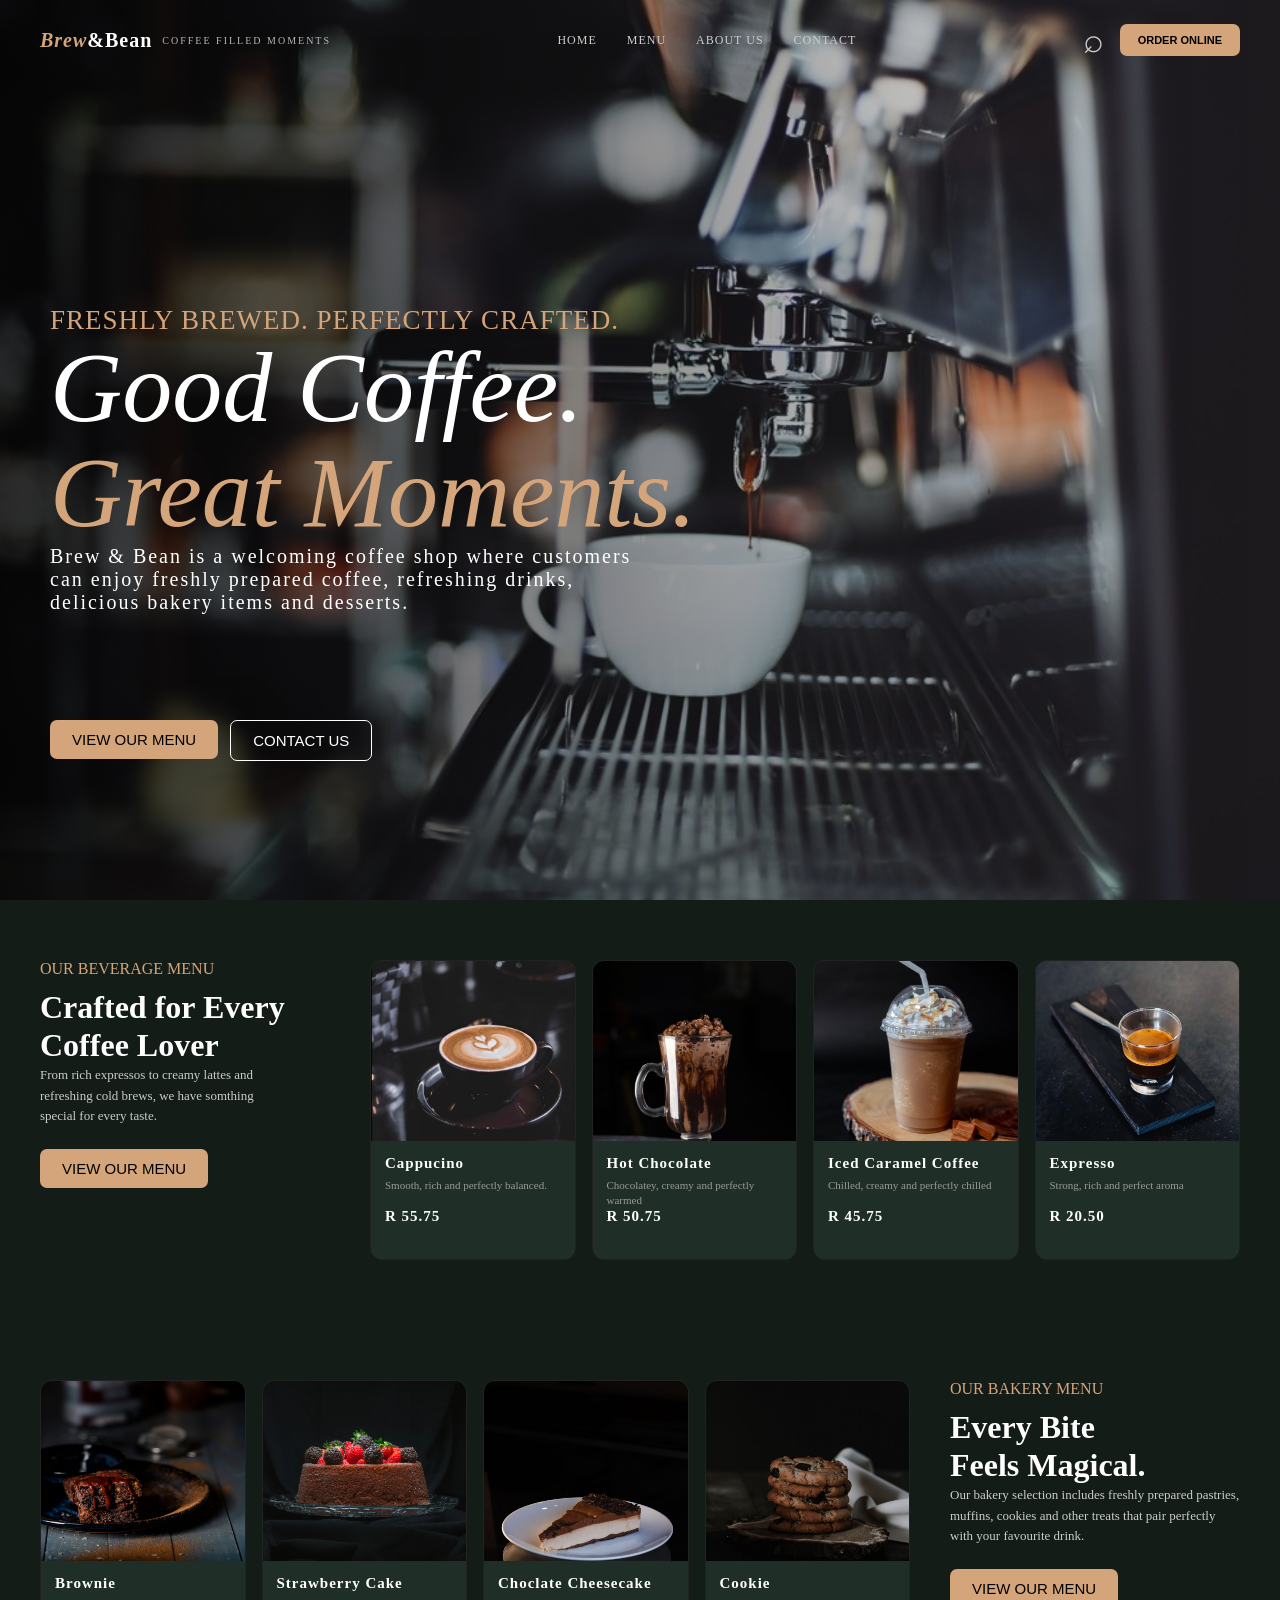
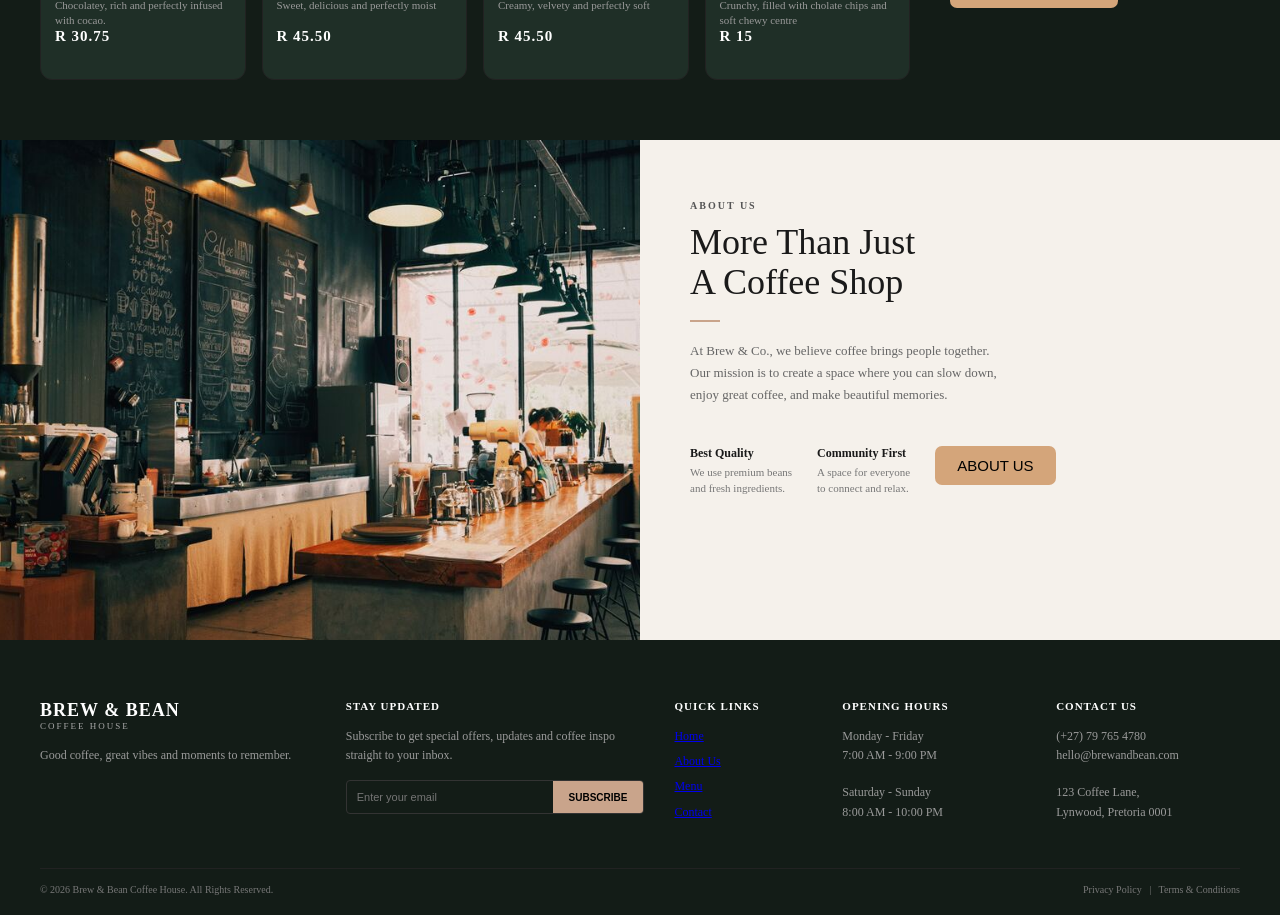
<file: index.html>
<!DOCTYPE html>
<html lang="en">

<head>
    <meta charset="UTF-8">
    <meta name="viewport" content="width=device-width, initial-scale=1.0">
    <link rel="stylesheet" href="css/style.css">

    <title>Brew & Bean | Home</title>
</head>

<body>

    <!-- Header containing the business name and slogan -->
    <header class="navbar">

        <div class="logo">
            <strong><em>Brew</em>&Bean</strong>
            <small>COFFEE FILLED MOMENTS</small>
        </div>
        
        <!-- Navigation menu connecting the website pages -->
        <nav class="navigation">
            <a  href="index.html">HOME</a>
            <a  href="menu.html">MENU</a>
            <a  href="about.html">ABOUT US</a>
            <a  href="contact.html">CONTACT</a>
        </nav>

        <div class="navigation_right_side">
            <button class="search_button"> ⌕</button>
            <button class="order_button">ORDER ONLINE</button>
        </div>
    </header>

    <!-- Main content of the homepage -->
    <main>

        <!-- Hero section -->
        <section class="hero">
            <img src="images/bakery/hero.jpg"
                                alt="Freshly prepared coffee at Brew and Bean">

            <div class="hero_text">
                <p class="top_of_slogan">FRESHLY BREWED. PERFECTLY CRAFTED.</p>
                <h2 class="slogan">Good Coffee.<br><em class="second_part">Great Moments.</em></h2>
                
                <p class="bottom_of_slogan">
                    Brew & Bean is a welcoming coffee shop where customers<br>
                    can enjoy freshly prepared coffee, refreshing drinks,<br>
                    delicious bakery items and desserts.
                </p>
            </div>

            <div class="hero_buttons">
                <a href="menu.html"><button class="menu_button">VIEW OUR MENU</button></a>
                <a href="contact.html"><button class="contact_button">CONTACT US</button></a>
            </div>
        </section>


        <!-- Coffee section -->
        <section class="menu_section">
            <div class="left_side_text">
                <p class="menu_eyebrow">OUR BEVERAGE MENU</p>

                <h2>
                    Crafted for Every<br>
                    Coffee Lover
                </h2>

                <p class="menu_desc">
                    From rich expressos to creamy lattes and<br>
                    refreshing cold brews, we have somthing<br>
                    special for every taste.
                </p>

                <a href="menu.html"><button class="menu_button">VIEW OUR MENU</button></a>
            </div>

            <div class="menu_grid">
                <div class="menu_card">
                    <img src="images/beverages/cappacino.jpg" alt="cappacino image">
                    <div class="card_info">
                        <h4 class="item_name">Cappucino</h4>
                        <p>Smooth, rich and perfectly balanced.</p>
                        <h4>R 55.75</h4>
                    </div>
                </div>

                <div class="menu_card">
                    <img src="images/beverages/hot_chocolate.jpg" alt="Chocolate image">
                    <div class="card_info">
                        <h4 class="item_name">Hot Chocolate</h4>
                        <p>Chocolatey, creamy and perfectly warmed</p>
                        <h4>R 50.75</h4>
                    </div>
                </div>

                <div class="menu_card">
                    <img src="images/beverages/iced_caramel_latte.jpg" alt="cold drink image">
                    <div class="card_info">
                        <h4 class="item_name">Iced Caramel Coffee</h4>
                        <p>Chilled, creamy and perfectly chilled</p>
                        <h4>R 45.75</h4>
                    </div>
                </div>

                <div class="menu_card">
                    <img src="images/beverages/espresso.jpg" alt="expressos image">
                    <div class="card_info">
                        <h4 class="item_name">Expresso</h4>
                        <p>Strong, rich and perfect aroma</p>
                        <h4>R 20.50</h4>
                    </div>
                </div>
            </div>

        </section>


        <!-- Bakery section -->
        <section class="bakery">
            <div class="left_side_text">
                <p class="menu_eyebrow">OUR BAKERY MENU</p>

                <h2>
                    Every Bite<br>
                    Feels Magical.
                </h2>
                
                <p class="menu_desc">
                    Our bakery selection includes freshly prepared pastries,
                    muffins, cookies and other treats that pair perfectly
                    with your favourite drink.
                </p>

                <a href="menu.html"><button class="menu_button">VIEW OUR MENU</button></a>
            </div>

            <div class="menu_grid">
                <div class="menu_card">
                    <img src="images/bakery/brownie.jpg" alt="Brownie image">
                    <div class="card_info">
                        <h4 class="item_name">Brownie</h4>
                        <p>Chocolatey, rich and perfectly infused with cocao.</p>
                        <h4>R 30.75</h4>
                    </div>
                </div>

                <div class="menu_card">
                    <img src="images/bakery/cake.jpg" alt="Strawberry Cake image">
                    <div class="card_info">
                        <h4 class="item_name">Strawberry Cake</h4>
                        <p>Sweet, delicious and perfectly moist</p>
                        <h4>R 45.50</h4>
                    </div>
                </div>

                <div class="menu_card">
                    <img src="images/bakery/cheesecake.jpg" alt="chocolate cheesecake image">
                    <div class="card_info">
                        <h4 class="item_name">Choclate Cheesecake</h4>
                        <p>Creamy, velvety and perfectly soft</p>
                        <h4>R 45.50</h4>
                    </div>
                </div>

                <div class="menu_card">
                    <img src="images/bakery/cookies.jpg" alt="cookie image">
                    <div class="card_info">
                        <h4 class="item_name">Cookie</h4>
                        <p>Crunchy, filled with cholate chips and soft chewy centre</p>
                        <h4>R 15</h4>
                    </div>
                </div>
        </section>


        <!-- About us -->
        <section class="about-section">
            <div class="about-image">
                <img src="images/about us_image.jpg" alt="Coffee shop interior">
            </div>

            <div class="about-content">
                <p class="eyebrow">ABOUT US</p>
                <h2>More Than Just<br>A Coffee Shop</h2>
                <div class="line"></div>
                <p class="about-desc">
                At Brew & Co., we believe coffee brings people together.<br>
                Our mission is to create a space where you can slow down,<br>
                enjoy great coffee, and make beautiful memories.
                </p>

                <div class="features">
                <div class="feature">
                    <div>
                    <h4>Best Quality</h4>
                    <p>We use premium beans<br>and fresh ingredients.</p>
                    </div>
                </div>

                <div class="feature">
                    <div>
                    <h4>Community First</h4>
                    <p>A space for everyone<br>to connect and relax.</p>
                    </div>
                </div>

                <div class="feature">
                    <div>
                        <a href="about.html"><button class="menu_button">ABOUT US</button></a>
                    </div>
                </div>
                </div>
            </div>
            </section>


            <footer class="footer">
                <div class="footer-top">
                    <div class="footer-col brand">
                    <h3>BREW & BEAN</h3>
                    <span class="sub">COFFEE HOUSE</span>
                    <p>Good coffee, great vibes and moments to remember.</p>
                    </div>

                    <div class="footer-col">
                    <h4>STAY UPDATED</h4>
                    <p>Subscribe to get special offers, updates and coffee inspo straight to your inbox.</p>
                    <div class="subscribe-box">
                        <input type="email" placeholder="Enter your email">
                        <button>SUBSCRIBE</button>
                    </div>
                    </div>

                    <div class="footer-col">
                    <h4>QUICK LINKS</h4>
                    <ul>
                        <li><a href="index.html">Home</a></li>
                        <li><a href="about.html">About Us</a></li>
                        <li><a href="menu.html">Menu</a></li>
                        <li><a href="contact.html">Contact</a></li>
                    </ul>
                    </div>

                    <div class="footer-col">
                    <h4>OPENING HOURS</h4>
                    <p>Monday - Friday<br>7:00 AM - 9:00 PM</p>
                    <br>
                    <p>Saturday - Sunday<br>8:00 AM - 10:00 PM</p>
                    </div>

                    <div class="footer-col">
                    <h4>CONTACT US</h4>
                    <p>(+27) 79 765 4780</p>
                    <p>hello@brewandbean.com</p>
                    <br>
                    <p>123 Coffee Lane,<br>Lynwood, Pretoria 0001</p>
                    </div>
                </div>

                <div class="footer-bottom">
                    <p>© 2026 Brew & Bean Coffee House. All Rights Reserved.</p>
                    <p>Privacy Policy &nbsp; | &nbsp; Terms & Conditions</p>
                </div>
            </footer>
    </body>
</html>
</file>
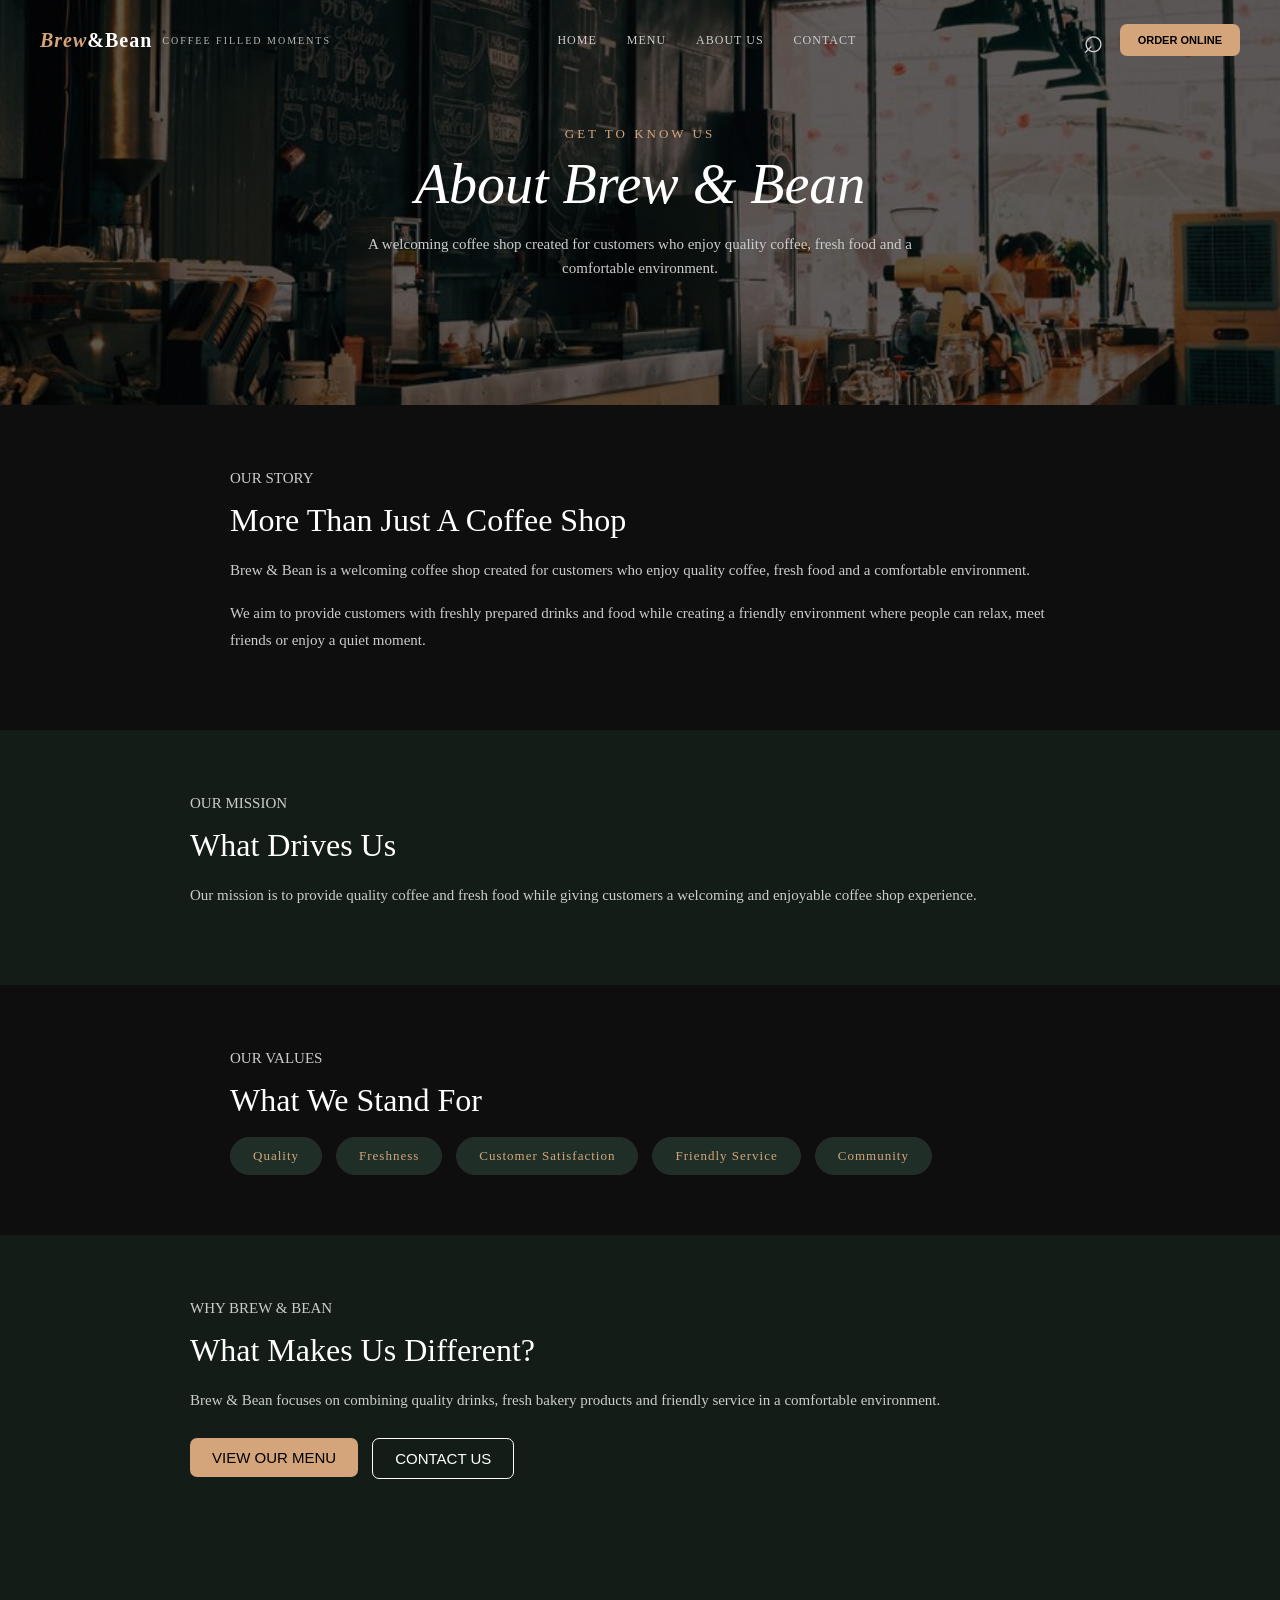
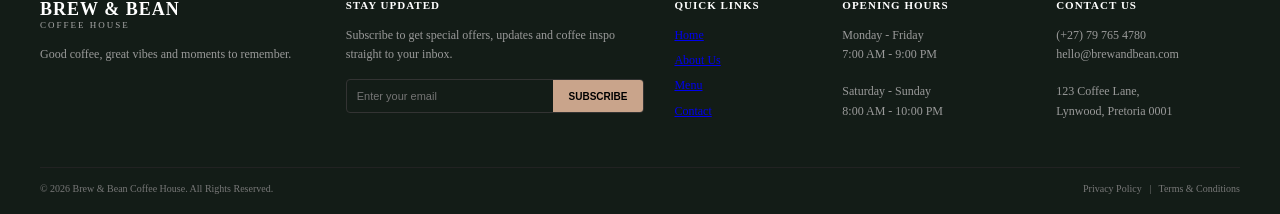
<file: about.html>
<!DOCTYPE html>
<html lang="en">

<head>
    <meta charset="UTF-8">
    <meta name="viewport" content="width=device-width, initial-scale=1.0">
    <link rel="stylesheet" href="css/style.css">

    <title>Brew & Bean | About Us</title>
</head>

<body>

    <!-- Header containing the business name and slogan -->
    <header class="navbar">

        <div class="logo">
            <strong><em>Brew</em>&Bean</strong>
            <small>COFFEE FILLED MOMENTS</small>
        </div>

        <!-- Navigation menu connecting the website pages -->
        <nav class="navigation">
            <a  href="index.html">HOME</a>
            <a  href="menu.html">MENU</a>
            <a  href="about.html">ABOUT US</a>
            <a  href="contact.html">CONTACT</a>
        </nav>

        <div class="navigation_right_side">
            <button class="search_button"> ⌕</button>
            <button class="order_button">ORDER ONLINE</button>
        </div>
    </header>

    <!-- Main content of the about page -->
    <main>

        <!-- Page banner (smaller hero used on interior pages) -->
        <section class="page_banner">
            <img src="images/about us_image.jpg" alt="Interior of Brew and Bean coffee shop">

            <div class="page_banner_text">
                <span class="menu_eyebrow">GET TO KNOW US</span>
                <h1>About Brew & Bean</h1>
                <p class="page_banner_desc">
                    A welcoming coffee shop created for customers who enjoy
                    quality coffee, fresh food and a comfortable environment.
                </p>
            </div>
        </section>


        <!-- Our story -->
        <section class="content_section">
            <p class="menu_eyebrow">OUR STORY</p>
            <h2>More Than Just A Coffee Shop</h2>

            <p>
                Brew & Bean is a welcoming coffee shop created for
                customers who enjoy quality coffee, fresh food and
                a comfortable environment.
            </p>

            <p>
                We aim to provide customers with freshly prepared
                drinks and food while creating a friendly environment
                where people can relax, meet friends or enjoy a
                quiet moment.
            </p>
        </section>


        <!-- Our mission -->
        <section class="content_section alt">
            <p class="menu_eyebrow">OUR MISSION</p>
            <h2>What Drives Us</h2>

            <p>
                Our mission is to provide quality coffee and fresh
                food while giving customers a welcoming and enjoyable
                coffee shop experience.
            </p>
        </section>


        <!-- Our values -->
        <section class="content_section">
            <p class="menu_eyebrow">OUR VALUES</p>
            <h2>What We Stand For</h2>

            <ul class="values_list">
                <li>Quality</li>
                <li>Freshness</li>
                <li>Customer Satisfaction</li>
                <li>Friendly Service</li>
                <li>Community</li>
            </ul>
        </section>


        <!-- What makes us different -->
        <section class="content_section alt">
            <p class="menu_eyebrow">WHY BREW & BEAN</p>
            <h2>What Makes Us Different?</h2>

            <p>
                Brew & Bean focuses on combining quality drinks,
                fresh bakery products and friendly service in a
                comfortable environment.
            </p>

            <div class="cta_buttons">
                <a href="menu.html"><button class="menu_button">VIEW OUR MENU</button></a>
                <a href="contact.html"><button class="contact_button">CONTACT US</button></a>
            </div>
        </section>

    </main>


    <!-- Footer -->
    <footer class="footer">
        <div class="footer-top">
            <div class="footer-col brand">
                <h3>BREW & BEAN</h3>
                <span class="sub">COFFEE HOUSE</span>
                <p>Good coffee, great vibes and moments to remember.</p>
            </div>

            <div class="footer-col">
                <h4>STAY UPDATED</h4>
                <p>Subscribe to get special offers, updates and coffee inspo straight to your inbox.</p>
                <div class="subscribe-box">
                    <input type="email" placeholder="Enter your email">
                    <button>SUBSCRIBE</button>
                </div>
            </div>

            <div class="footer-col">
                <h4>QUICK LINKS</h4>
                <ul>
                    <li><a href="index.html">Home</a></li>
                    <li><a href="about.html">About Us</a></li>
                    <li><a href="menu.html">Menu</a></li>
                    <li><a href="contact.html">Contact</a></li>
                </ul>
            </div>

            <div class="footer-col">
                <h4>OPENING HOURS</h4>
                <p>Monday - Friday<br>7:00 AM - 9:00 PM</p>
                <br>
                <p>Saturday - Sunday<br>8:00 AM - 10:00 PM</p>
            </div>

            <div class="footer-col">
                <h4>CONTACT US</h4>
                <p>(+27) 79 765 4780</p>
                <p>hello@brewandbean.com</p>
                <br>
                <p>123 Coffee Lane,<br>Lynwood, Pretoria 0001</p>
            </div>
        </div>

        <div class="footer-bottom">
            <p>© 2026 Brew & Bean Coffee House. All Rights Reserved.</p>
            <p>Privacy Policy &nbsp; | &nbsp; Terms & Conditions</p>
        </div>
    </footer>

</body>
</html>
</file>
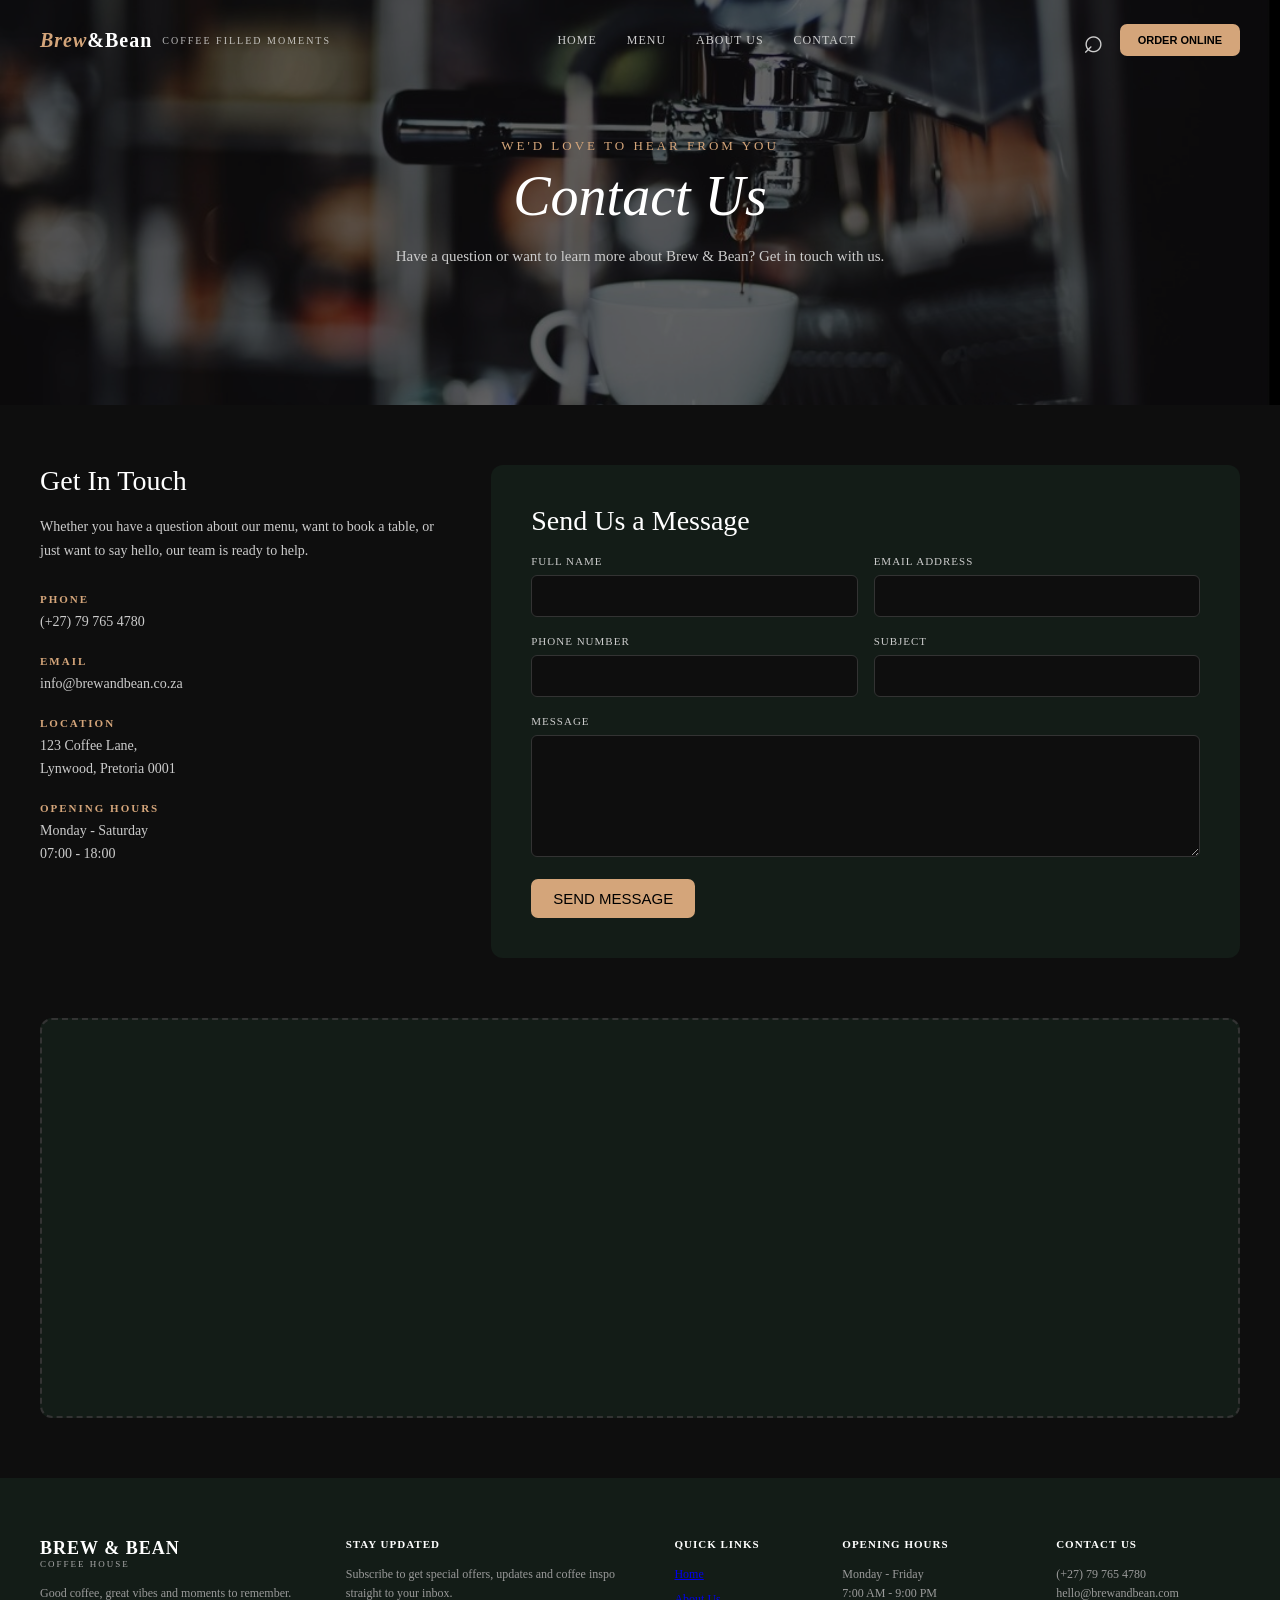
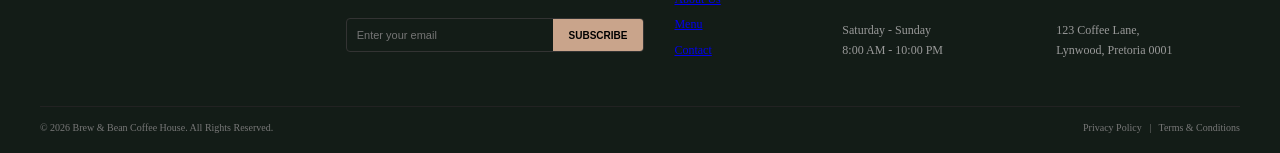
<file: contact.html>
<!DOCTYPE html>
<html lang="en">
    <head>
        <meta charset="UTF-8">
        <meta name="viewport" content="width=device-width, initial-scale=1.0">
        <link rel="stylesheet" href="css/style.css">
        <title>Brew & Bean | Contact</title>
    </head>
    <body>
        <!-- Header containing the business name and slogan -->
        <header class="navbar">

            <div class="logo">
                <strong><em>Brew</em>&Bean</strong>
                <small>COFFEE FILLED MOMENTS</small>
            </div>

            <!-- Navigation menu connecting the website pages -->
            <nav class="navigation">
                <a  href="index.html">HOME</a>
                <a  href="menu.html">MENU</a>
                <a  href="about.html">ABOUT US</a>
                <a  href="contact.html">CONTACT</a>
            </nav>

            <div class="navigation_right_side">
                <button class="search_button"> ⌕</button>
                <button class="order_button">ORDER ONLINE</button>
            </div>
        </header>

        <!-- Main content of the contact page -->
        <main>

            <!-- Page banner (smaller hero used on interior pages) -->
            <section class="page_banner">
                <img src="images/bakery/hero.jpg" alt="Freshly prepared coffee at Brew and Bean">

                <div class="page_banner_text">
                    <span class="menu_eyebrow">WE'D LOVE TO HEAR FROM YOU</span>
                    <h1>Contact Us</h1>
                    <p class="page_banner_desc">
                        Have a question or want to learn more about Brew & Bean?
                        Get in touch with us.
                    </p>
                </div>
            </section>


            <!-- Contact info + form -->
            <section class="contact_section">

                <div class="contact_info">
                    <h2>Get In Touch</h2>
                    <p>
                        Whether you have a question about our menu, want to book
                        a table, or just want to say hello, our team is ready to help.
                    </p>

                    <div class="info_item">
                        <h4>Phone</h4>
                        <a href="">(+27) 79 765 4780</a>
                    </div>

                    <div class="info_item">
                        <h4>Email</h4>
                        <a href="mailto:info@brewandbean.co.za">info@brewandbean.co.za</a>
                    </div>

                    <div class="info_item">
                        <h4>Location</h4>
                        <p>123 Coffee Lane,<br>Lynwood, Pretoria 0001</p>
                    </div>

                    <div class="info_item">
                        <h4>Opening Hours</h4>
                        <p>Monday - Saturday<br>07:00 - 18:00</p>
                    </div>
                </div>

                <div class="contact_form_wrap">
                    <h2>Send Us a Message</h2>

                    <form>

                        <div class="form_row">
                            <div class="form_group">
                                <label for="name">Full Name</label>
                                <input type="text" id="name" name="name">
                            </div>

                            <div class="form_group">
                                <label for="email">Email Address</label>
                                <input type="email" id="email" name="email">
                            </div>
                        </div>

                        <div class="form_row">
                            <div class="form_group">
                                <label for="phone">Phone Number</label>
                                <input type="tel" id="phone" name="phone">
                            </div>

                            <div class="form_group">
                                <label for="subject">Subject</label>
                                <input type="text" id="subject" name="subject">
                            </div>
                        </div>

                        <div class="form_row">
                            <div class="form_group">
                                <label for="message">Message</label>
                                <textarea id="message" name="message" rows="6"></textarea>
                            </div>
                        </div>

                        <button type="submit" class="menu_button">SEND MESSAGE</button>

                    </form>
                </div>

            </section>


            <!-- Map placeholder-->
            <section class="map_section">
                <div class="map_placeholder">
                    <iframe src="https://www.google.com/maps/embed?pb=!1m18!1m12!1m3!1d57484.36727002025!2d28.212764521679684!3d-25.778061899999997!2m3!1f0!2f0!3f0!3m2!1i1024!2i768!4f13.1!3m3!1m2!1s0x1e9561a327e6a2fb%3A0x23802c29aaf6d7e2!2sPlat%C5%8D%20Coffee%20-%20Lynnwood%20Glen!5e0!3m2!1sen!2sza!4v1789755545425!5m2!1sen!2sza" style="border:0;" allowfullscreen="" loading="lazy" referrerpolicy="strict-origin-when-cross-origin"></iframe>
                </div>
            </section>

        </main>


        <!-- Footer -->
        <footer class="footer">
            <div class="footer-top">
                <div class="footer-col brand">
                    <h3>BREW & BEAN</h3>
                    <span class="sub">COFFEE HOUSE</span>
                    <p>Good coffee, great vibes and moments to remember.</p>
                </div>

                <div class="footer-col">
                    <h4>STAY UPDATED</h4>
                    <p>Subscribe to get special offers, updates and coffee inspo straight to your inbox.</p>
                    <div class="subscribe-box">
                        <input type="email" placeholder="Enter your email">
                        <button>SUBSCRIBE</button>
                    </div>
                </div>

                <div class="footer-col">
                    <h4>QUICK LINKS</h4>
                    <ul>
                        <li><a href="index.html">Home</a></li>
                        <li><a href="about.html">About Us</a></li>
                        <li><a href="menu.html">Menu</a></li>
                        <li><a href="contact.html">Contact</a></li>
                    </ul>
                </div>

                <div class="footer-col">
                    <h4>OPENING HOURS</h4>
                    <p>Monday - Friday<br>7:00 AM - 9:00 PM</p>
                    <br>
                    <p>Saturday - Sunday<br>8:00 AM - 10:00 PM</p>
                </div>

                <div class="footer-col">
                    <h4>CONTACT US</h4>
                    <p>(+27) 79 765 4780</p>
                    <p>hello@brewandbean.com</p>
                    <br>
                    <p>123 Coffee Lane,<br>Lynwood, Pretoria 0001</p>
                </div>
            </div>

            <div class="footer-bottom">
                <p>© 2026 Brew & Bean Coffee House. All Rights Reserved.</p>
                <p>Privacy Policy &nbsp; | &nbsp; Terms & Conditions</p>
            </div>
        </footer>
    </body>
</html>
</file>
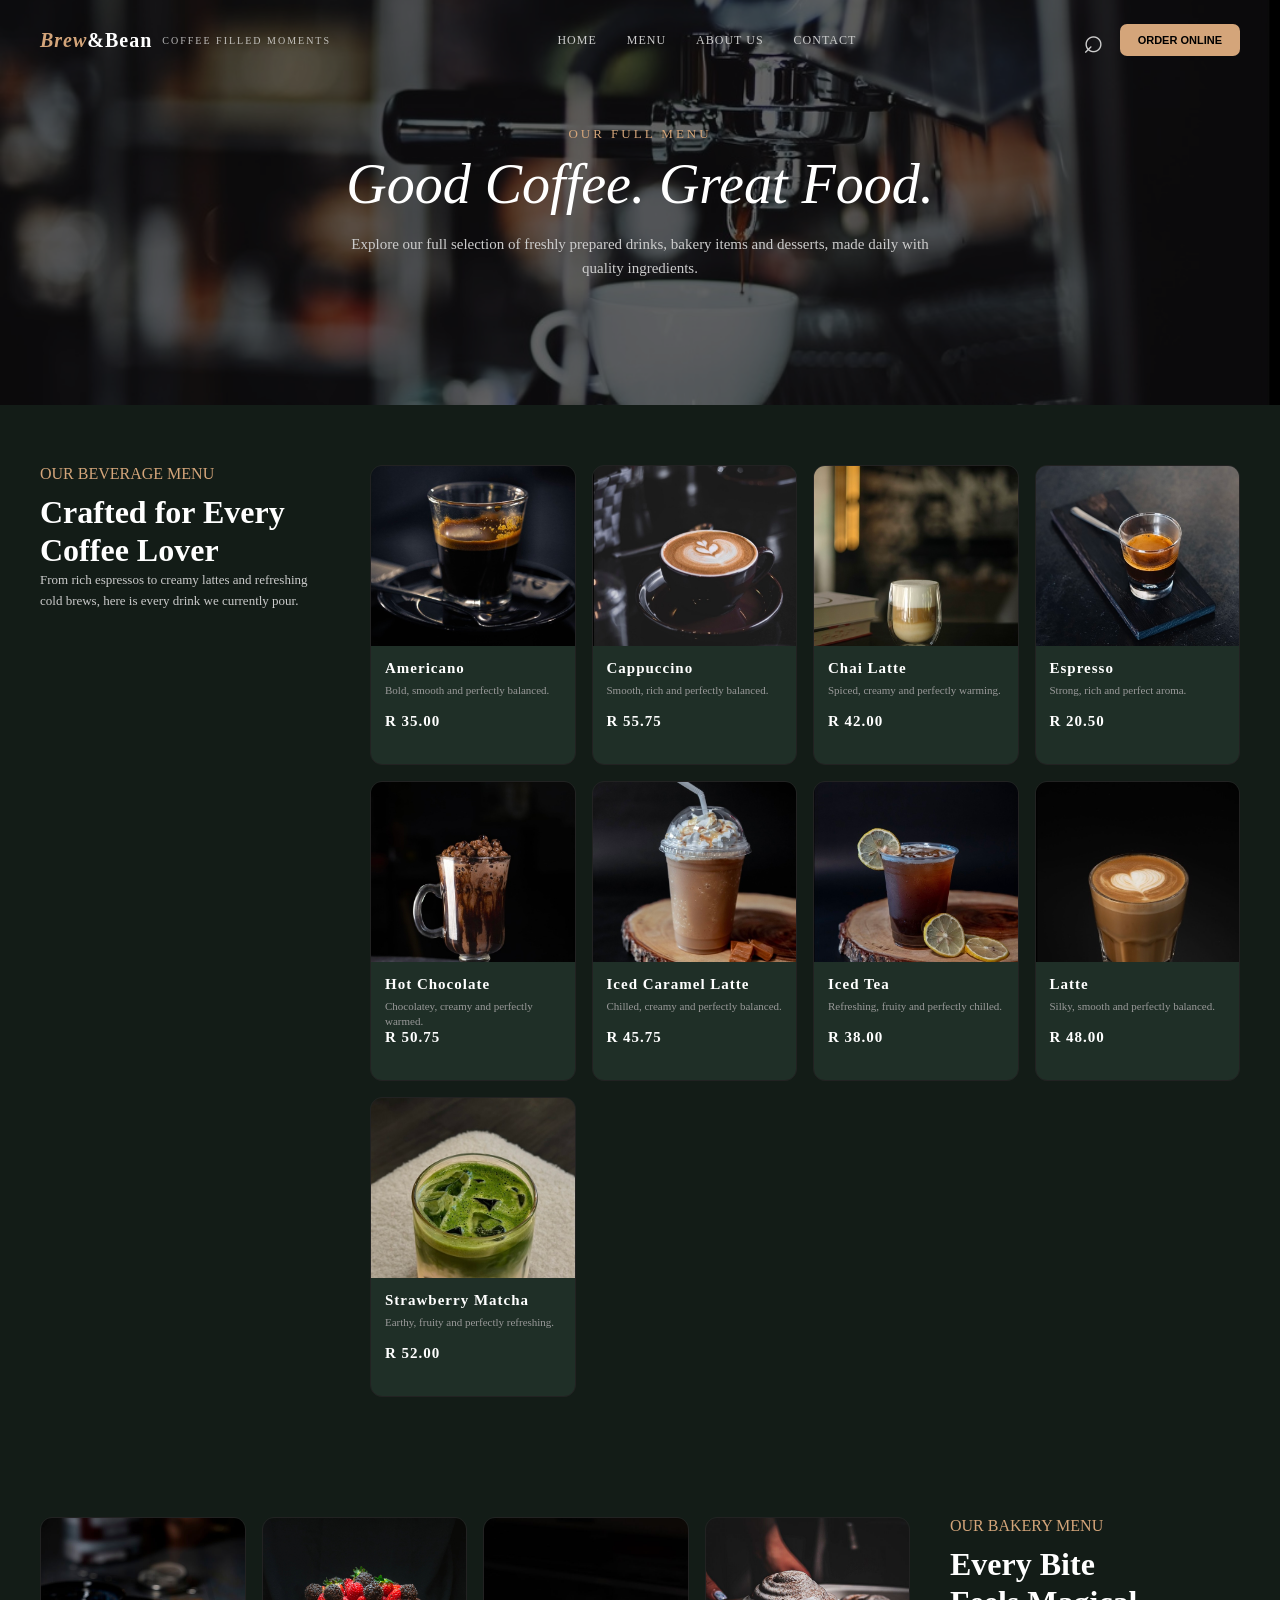
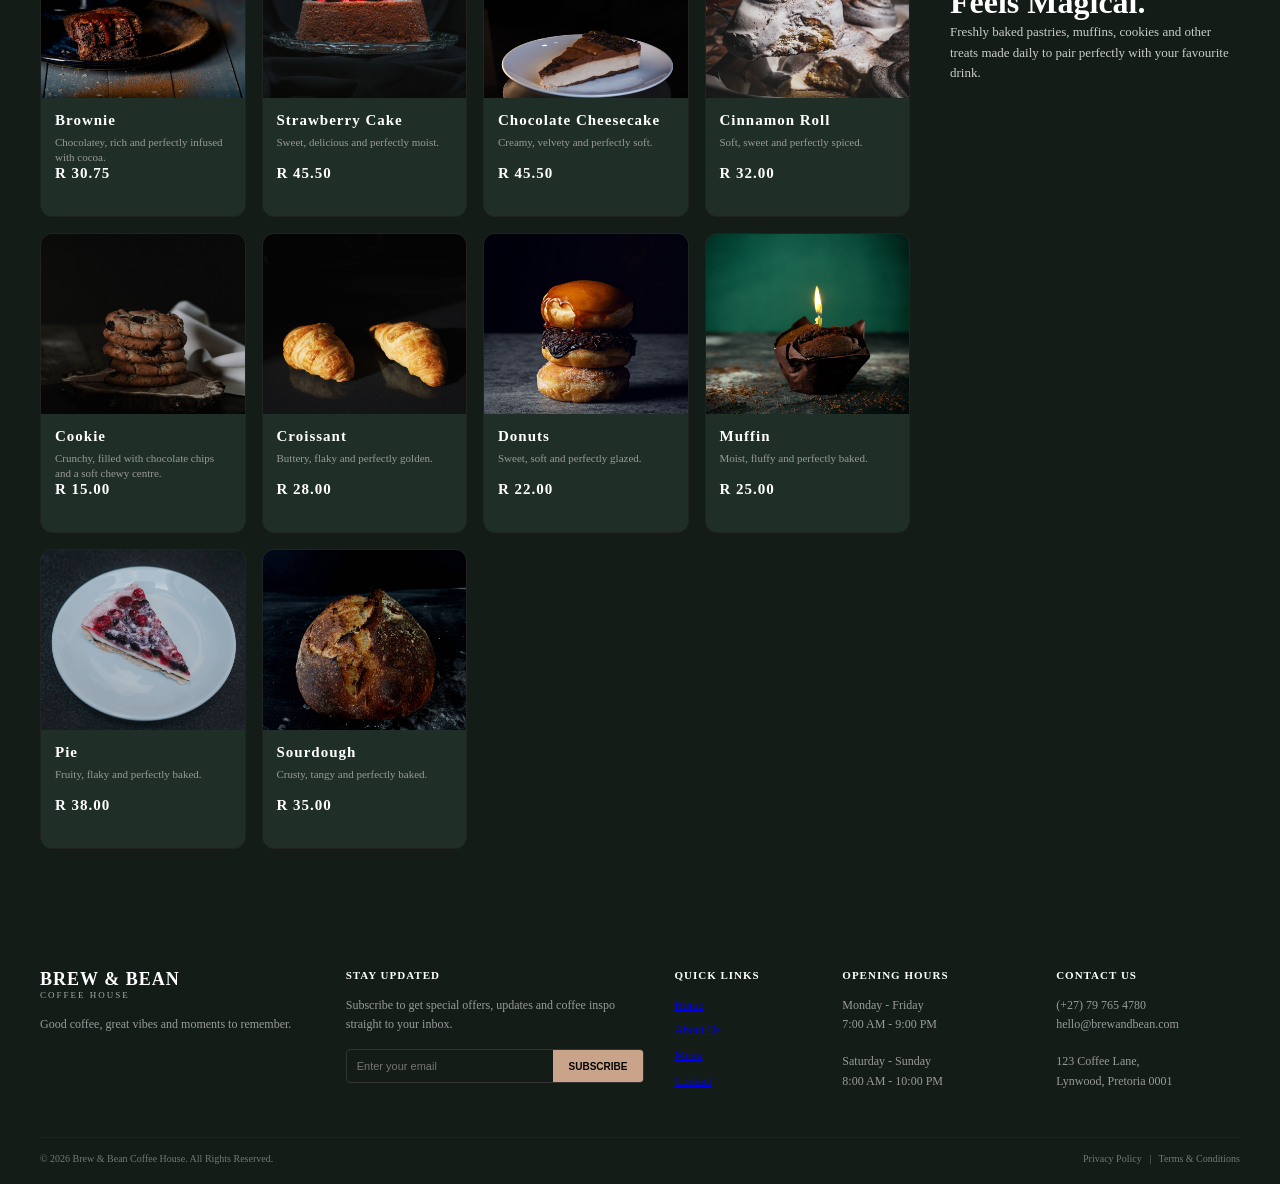
<file: menu.html>
<!DOCTYPE html>
<html lang="en">
 
<head>
    <meta charset="UTF-8">
    <meta name="viewport" content="width=device-width, initial-scale=1.0">
    <link rel="stylesheet" href="css/style.css">
 
    <title>Brew & Bean | Menu</title>
</head>
 
<body>
 
    <!-- Header containing the business name and slogan -->
    <header class="navbar">
 
        <div class="logo">
            <strong><em>Brew</em>&Bean</strong>
            <small>COFFEE FILLED MOMENTS</small>
        </div>
 
        <!-- Navigation menu connecting the website pages -->
        <nav class="navigation">
            <a href="index.html">HOME</a>
            <a href="menu.html">MENU</a>
            <a href="about.html">ABOUT US</a>
            <a href="contact.html">CONTACT</a>
        </nav>
 
        <div class="navigation_right_side">
            <button class="search_button"> ⌕</button>
            <button class="order_button">ORDER ONLINE</button>
        </div>
    </header>
 
    <main>
 
        <!-- Page banner -->
        <section class="page_banner">
            <img src="images/bakery/hero.jpg" alt="Freshly prepared coffee at Brew and Bean">
 
            <div class="page_banner_text">
                <p class="menu_eyebrow">OUR FULL MENU</p>
                <h1>Good Coffee. Great Food.</h1>
                <p class="page_banner_desc">
                    Explore our full selection of freshly prepared drinks, bakery items and desserts,
                    made daily with quality ingredients.
                </p>
            </div>
        </section>
 
 
        <!-- Beverages -->
        <section class="menu_section">
            <div class="left_side_text">
                <p class="menu_eyebrow">OUR BEVERAGE MENU</p>
 
                <h2>
                    Crafted for Every<br>
                    Coffee Lover
                </h2>
 
                <p class="menu_desc">
                    From rich espressos to creamy lattes and refreshing cold brews, here is
                    every drink we currently pour.
                </p>
            </div>
 
            <div class="menu_grid">
                <div class="menu_card">
                    <img src="images/beverages/americano.jpg" alt="Americano">
                    <div class="card_info">
                        <h4 class="item_name">Americano</h4>
                        <p>Bold, smooth and perfectly balanced.</p>
                        <h4>R 35.00</h4>
                    </div>
                </div>
 
                <div class="menu_card">
                    <img src="images/beverages/cappacino.jpg" alt="Cappuccino">
                    <div class="card_info">
                        <h4 class="item_name">Cappuccino</h4>
                        <p>Smooth, rich and perfectly balanced.</p>
                        <h4>R 55.75</h4>
                    </div>
                </div>
 
                <div class="menu_card">
                    <img src="images/beverages/chaii_latte.jpg" alt="Chai Latte">
                    <div class="card_info">
                        <h4 class="item_name">Chai Latte</h4>
                        <p>Spiced, creamy and perfectly warming.</p>
                        <h4>R 42.00</h4>
                    </div>
                </div>
 
                <div class="menu_card">
                    <img src="images/beverages/espresso.jpg" alt="Espresso">
                    <div class="card_info">
                        <h4 class="item_name">Espresso</h4>
                        <p>Strong, rich and perfect aroma.</p>
                        <h4>R 20.50</h4>
                    </div>
                </div>
 
                <div class="menu_card">
                    <img src="images/beverages/hot_chocolate.jpg" alt="Hot Chocolate">
                    <div class="card_info">
                        <h4 class="item_name">Hot Chocolate</h4>
                        <p>Chocolatey, creamy and perfectly warmed.</p>
                        <h4>R 50.75</h4>
                    </div>
                </div>
 
                <div class="menu_card">
                    <img src="images/beverages/iced_caramel_latte.jpg" alt="Iced Caramel Latte">
                    <div class="card_info">
                        <h4 class="item_name">Iced Caramel Latte</h4>
                        <p>Chilled, creamy and perfectly balanced.</p>
                        <h4>R 45.75</h4>
                    </div>
                </div>
 
                <div class="menu_card">
                    <img src="images/beverages/iced_tea.jpg" alt="Iced Tea">
                    <div class="card_info">
                        <h4 class="item_name">Iced Tea</h4>
                        <p>Refreshing, fruity and perfectly chilled.</p>
                        <h4>R 38.00</h4>
                    </div>
                </div>
 
                <div class="menu_card">
                    <img src="images/beverages/latte.jpg" alt="Latte">
                    <div class="card_info">
                        <h4 class="item_name">Latte</h4>
                        <p>Silky, smooth and perfectly balanced.</p>
                        <h4>R 48.00</h4>
                    </div>
                </div>
 
                <div class="menu_card">
                    <img src="images/beverages/strawberry_matcha.jpg" alt="Strawberry Matcha">
                    <div class="card_info">
                        <h4 class="item_name">Strawberry Matcha</h4>
                        <p>Earthy, fruity and perfectly refreshing.</p>
                        <h4>R 52.00</h4>
                    </div>
                </div>
            </div>
        </section>
 
 
        <!-- Bakery -->
        <section class="bakery">
            <div class="left_side_text">
                <p class="menu_eyebrow">OUR BAKERY MENU</p>
 
                <h2>
                    Every Bite<br>
                    Feels Magical.
                </h2>
 
                <p class="menu_desc">
                    Freshly baked pastries, muffins, cookies and other treats made daily to pair
                    perfectly with your favourite drink.
                </p>
            </div>
 
            <div class="menu_grid">
                <div class="menu_card">
                    <img src="images/bakery/brownie.jpg" alt="Brownie">
                    <div class="card_info">
                        <h4 class="item_name">Brownie</h4>
                        <p>Chocolatey, rich and perfectly infused with cocoa.</p>
                        <h4>R 30.75</h4>
                    </div>
                </div>
 
                <div class="menu_card">
                    <img src="images/bakery/cake.jpg" alt="Strawberry Cake">
                    <div class="card_info">
                        <h4 class="item_name">Strawberry Cake</h4>
                        <p>Sweet, delicious and perfectly moist.</p>
                        <h4>R 45.50</h4>
                    </div>
                </div>
 
                <div class="menu_card">
                    <img src="images/bakery/cheesecake.jpg" alt="Chocolate Cheesecake">
                    <div class="card_info">
                        <h4 class="item_name">Chocolate Cheesecake</h4>
                        <p>Creamy, velvety and perfectly soft.</p>
                        <h4>R 45.50</h4>
                    </div>
                </div>
 
                <div class="menu_card">
                    <img src="images/bakery/cinnamon_roll.jpg" alt="Cinnamon Roll">
                    <div class="card_info">
                        <h4 class="item_name">Cinnamon Roll</h4>
                        <p>Soft, sweet and perfectly spiced.</p>
                        <h4>R 32.00</h4>
                    </div>
                </div>
 
                <div class="menu_card">
                    <img src="images/bakery/cookies.jpg" alt="Cookie">
                    <div class="card_info">
                        <h4 class="item_name">Cookie</h4>
                        <p>Crunchy, filled with chocolate chips and a soft chewy centre.</p>
                        <h4>R 15.00</h4>
                    </div>
                </div>
 
                <div class="menu_card">
                    <img src="images/bakery/croissant.jpg" alt="Croissant">
                    <div class="card_info">
                        <h4 class="item_name">Croissant</h4>
                        <p>Buttery, flaky and perfectly golden.</p>
                        <h4>R 28.00</h4>
                    </div>
                </div>
 
                <div class="menu_card">
                    <img src="images/bakery/dounts.jpg" alt="Donuts">
                    <div class="card_info">
                        <h4 class="item_name">Donuts</h4>
                        <p>Sweet, soft and perfectly glazed.</p>
                        <h4>R 22.00</h4>
                    </div>
                </div>
 
                <div class="menu_card">
                    <img src="images/bakery/muffin.jpg" alt="Muffin">
                    <div class="card_info">
                        <h4 class="item_name">Muffin</h4>
                        <p>Moist, fluffy and perfectly baked.</p>
                        <h4>R 25.00</h4>
                    </div>
                </div>
 
                <div class="menu_card">
                    <img src="images/bakery/pie.jpg" alt="Pie">
                    <div class="card_info">
                        <h4 class="item_name">Pie</h4>
                        <p>Fruity, flaky and perfectly baked.</p>
                        <h4>R 38.00</h4>
                    </div>
                </div>
 
                <div class="menu_card">
                    <img src="images/bakery/sourdough.jpg" alt="Sourdough Bread">
                    <div class="card_info">
                        <h4 class="item_name">Sourdough</h4>
                        <p>Crusty, tangy and perfectly baked.</p>
                        <h4>R 35.00</h4>
                    </div>
                </div>
            </div>
        </section>
 
    </main>
 
 
    <!-- Footer -->
    <footer class="footer">
        <div class="footer-top">
            <div class="footer-col brand">
                <h3>BREW & BEAN</h3>
                <span class="sub">COFFEE HOUSE</span>
                <p>Good coffee, great vibes and moments to remember.</p>
            </div>
 
            <div class="footer-col">
                <h4>STAY UPDATED</h4>
                <p>Subscribe to get special offers, updates and coffee inspo straight to your inbox.</p>
                <div class="subscribe-box">
                    <input type="email" placeholder="Enter your email">
                    <button>SUBSCRIBE</button>
                </div>
            </div>
 
            <div class="footer-col">
                <h4>QUICK LINKS</h4>
                <ul>
                    <li><a href="index.html">Home</a></li>
                    <li><a href="about.html">About Us</a></li>
                    <li><a href="menu.html">Menu</a></li>
                    <li><a href="contact.html">Contact</a></li>
                </ul>
            </div>
 
            <div class="footer-col">
                <h4>OPENING HOURS</h4>
                <p>Monday - Friday<br>7:00 AM - 9:00 PM</p>
                <br>
                <p>Saturday - Sunday<br>8:00 AM - 10:00 PM</p>
            </div>
 
            <div class="footer-col">
                <h4>CONTACT US</h4>
                <p>(+27) 79 765 4780</p>
                <p>hello@brewandbean.com</p>
                <br>
                <p>123 Coffee Lane,<br>Lynwood, Pretoria 0001</p>
            </div>
        </div>
 
        <div class="footer-bottom">
            <p>© 2026 Brew & Bean Coffee House. All Rights Reserved.</p>
            <p>Privacy Policy &nbsp; | &nbsp; Terms & Conditions</p>
        </div>
    </footer>
</body>
</html>
</file>
<file: css/style.css>
/*Css for body*/
*{
    margin: 0;
    padding: 0;
    box-sizing: border-box;
}
 
body{
    font-family: initial;
    background-color: #0e0e0e;
    color: #fff;
}
 
.navbar{
    position: absolute;
    top: 0;
    left: 0;
    width: 100%;
    z-index: 10;
    display: flex;
    justify-content: space-between;
    align-items: center;
    padding: 20px 40px;
}
 
.logo{
    display: flex;
    gap: 10px;
    align-items: center;
}
 
.logo strong{
    display: block;
    font-size: 20px;
    letter-spacing: 1px;
}
 
.logo strong em{
    color: #d4a57a;
}
 
.logo small{
    display: block;
    font-size: 10px;
    letter-spacing: 2px;
    opacity: .7;
}
 
.navbar nav{
    font-size: 15px;
    display: flex;
    gap: 30px;
}
 
.navbar nav a{
    color: #ccc;
    text-decoration: none;
    font-size: 12px;
    letter-spacing: 1px;
}
 
.navbar nav a:hover{
    transform: scale(1.1);
    color: #fff;
    border-bottom: 1px solid #d4a57a;
    padding-bottom: 4px;
}
 
.navigation_right_side{
    display: flex;
    align-items: center;
    gap: 16px;
}
 
.search_button{
    background: none;
    border: none;
    font-size: 35px;
    cursor: pointer;
    color: #ccc;
}
 
.search_button:hover{
    transform: scale(1.1);
}
 
.order_button{
    background: #d4a57a;
    border: none;
    font-size: 11px;
    padding: 10px 18px;
    border-radius: 7px;
    font-weight: 600;
    cursor: pointer;
}
 
.order_button:hover{
    transform: scale(1.1);
}
 
.hero{
    position: relative;
    min-height: 100vh;
    overflow: hidden;
    z-index: 0;
}
 
.hero::after{
    content: "";
    position: absolute;
    inset: 0;
    background: linear-gradient(to right, rgba(0,0,0,0.8), rgba(0,0,0,0));
    z-index: 1;
    pointer-events: none;
}
 
.hero_text{
    position: relative;
    z-index: 2;
    height: 100%;
    min-height: 100vh;
    display: flex;
    flex-direction: column;
    justify-content: center;
}
 
.hero img{
    position: absolute;
    inset: 0;
    width: 100%;
    height: 100%;
    object-fit: cover;
    object-position: center;
    z-index: 0;
}
 
.top_of_slogan{
    color: #d4a57a;
    font-size: 27px;
    letter-spacing: 1px;
    line-height: 1.05;
    font-weight: 400;
    padding-top: 20px;
    margin-left: 50px;
}
 
.slogan {
    line-height: 1.05;
    font-size: 100px;
    font-weight: 400;
    font-style: italic;
    margin-left: 50px;
}
 
.second_part{
    color: #d4a57a;
}
 
.bottom_of_slogan{
    font-size: 20px;
    letter-spacing: 2px;
    margin-left: 50px;
}
 
.hero_buttons{
    position: relative;
    z-index: 2;
    display: flex;
    gap: 12px;
    margin-left: 50px;
    margin-top: -180px;
    font-weight: 400;
}
.menu_button{
    background: #d4a57a;
    border: 15px;
    padding: 11px 22px;
    border-radius: 7px;
    font-size: 15px;
    cursor: pointer;
 
}
 
.menu_button:hover{
    transform: scale(1.1);
}
 
.contact_button{
    background: transparent;
    border: 1px solid #fff;
    color: #fff;
    padding: 11px 22px;
    border-radius: 7px;
    font-size: 15px;
    cursor: pointer;
 
}
 
.contact_button:hover{
    transform: scale(1.1);
}
 
.menu_section{
    background: #131C17;
    color: #fff;
    display: flex;
    gap: 40px;
    padding: 60px 40px;
    max-width: 1300px;
    margin: 0 auto;
    align-items: flex-start;
}
 
.left_side_text{
    width: 25%;
}
 
.left_side_text h2{
    font-size: 32px;
    line-height: 1.2;
    font-weight: 600;
    margin-top: 10px;
}
 
.menu_eyebrow{
    color: #d4a57a;
}
 
.menu_desc{
    color: #ccc;
    font-size: 13px;
    line-height: 1.6;
    margin-bottom: 22px;
}
 
.menu_grid {
    width: 75%;
    display: grid;
    grid-template-columns: repeat(4, 1fr);
    gap: 16px;
}
 
.menu_card{
    background: #1f2f27;
    border-radius: 12px;
    overflow: hidden;
    border: 1px solid #222;
    height: 300px;
}
 
.menu_card:hover{
    cursor: pointer;
    transform: scale(1.1);
}
 
.menu_card img{
    width: 100%;
    height: 180px;
    object-fit: cover;
    display: block;
}
 
.card_info{
    padding: 14px; 
}
 
.card_info h4{
    font-size: 15px;
    margin-bottom: 6px;
    font-weight: 600;
    letter-spacing: 1px;
}
 
 
.card_info p{
    font-size: 11px;
    color: #999;
    line-height: 1.4;
    height: 30px;
}
 
.bakery{
    flex-direction: row-reverse;
    background: #131C17;
    color: #fff;
    display: flex;
    gap: 40px;
    padding: 60px 40px;
    max-width: 1300px;
    margin: 0 auto;
    align-items: flex-start;
}
 
.about-section {
  display:flex;
  width:100%;
  max-width:1300px;
  margin:0 auto;
  min-height:500px;
}
 
.about-image {
  width:50%;
}
.about-image img {
  width:100%;
  height:100%;
  object-fit:cover;
  display:block;
}
 
.about-content {
  width:50%;
  background:#F5F1EB;
  padding:60px 50px;
}
 
.about-content .eyebrow {
  font-size:10px;
  letter-spacing:2px;
  font-weight:600;
  color:#555;
  margin-bottom:12px;
}
 
.about-content h2 {
  font-size:36px;
  line-height:1.1;
  font-weight:400;
  color:#1a1a1a;
}
 
.about-content .line {
  width:30px;
  height:2px;
  background:#C9A48B;
  margin:18px 0;
}
 
.about-desc {
  font-size:13px;
  line-height:1.7;
  color:#666;
  margin-bottom:40px;
}

.features {
  display:flex;
  gap:25px;
}
 
.feature {
  display:flex;
  gap:10px;
  align-items:flex-start;
}
 
.feature h4 {
  font-size:12px;
  font-weight:700;
  margin-bottom:4px;
  color:#1a1a1a;
}
 
.feature p {
  font-size:11px;
  color:#777;
  line-height:1.4;
}
 
.footer {
  background:#131C17;
  color:#c7c7c7;
  padding:60px 40px 20px;
  max-width:1300px;
  margin:0 auto;
}
 
.footer-top {
  display:grid;
  grid-template-columns:1.2fr 1.3fr 0.6fr 0.8fr 0.8fr;
  gap:30px;
}
 
.footer-col h3 {
  color:#fff;
  font-size:18px;
  letter-spacing:1px;
  font-weight:700;
}

.footer-col .sub {
  font-size:9px;
  letter-spacing:2px;
  display:block;
  margin-bottom:15px;
  color:#aaa;
}

.footer-col h4 {
  color:#fff;
  font-size:11px;
  letter-spacing:1px;
  margin-bottom:15px;
}

.footer-col p, .footer-col li {
  font-size:12px;
  line-height:1.6;
  color:#9a9a9a;
}
.footer-col ul { list-style:none; padding:0; }
.footer-col li { margin-bottom:6px; cursor:pointer; }
.footer-col li:hover { color:#fff; }
 
.subscribe-box {
  display:flex;
  margin-top:15px;
  border:1px solid #333;
  border-radius:4px;
  overflow:hidden;
}

.subscribe-box input {
  background:transparent;
  border:none;
  padding:10px;
  flex:1;
  color:#fff;
  font-size:11px;
  outline:none;
}

.subscribe-box button {
  background:#C9A48B;
  border:none;
  padding:10px 16px;
  font-size:10px;
  font-weight:700;
  cursor:pointer;
}
 
.footer-bottom {
  border-top:1px solid #222;
  margin-top:40px;
  padding-top:15px;
  display:flex;
  justify-content:space-between;
  font-size:10px;
  color:#777;
}


.page_banner{
    position: relative;
    height: 45vh;
    min-height: 320px;
    overflow: hidden;
    display: flex;
    align-items: center;
    justify-content: center;
}
 
.page_banner img{
    position: absolute;
    inset: 0;
    width: 100%;
    height: 100%;
    object-fit: cover;
    object-position: center;
    z-index: 0;
}
 
.page_banner::after{
    content: "";
    position: absolute;
    inset: 0;
    background: rgba(0,0,0,0.6);
    z-index: 1;
}
 
.page_banner_text{
    position: relative;
    z-index: 2;
    text-align: center;
    padding: 0 20px;
}
 
.page_banner_text .menu_eyebrow{
    display: block;
    font-size: 13px;
    letter-spacing: 3px;
}
 
.page_banner_text h1{
    font-size: 56px;
    font-weight: 400;
    font-style: italic;
    margin-top: 10px;
}
 
.page_banner_desc{
    color: #ccc;
    font-size: 15px;
    line-height: 1.6;
    margin: 16px auto 0;
    max-width: 600px;
}

.content_section{
    max-width: 900px;
    margin: 0 auto;
    padding: 60px 40px;
}
 
.content_section.alt{
    background: #131C17;
    max-width: 100%;
}
 
.content_section.alt > *{
    max-width: 900px;
    margin-left: auto;
    margin-right: auto;
}
 
.content_section .menu_eyebrow{
    display: block;
    margin-bottom: 10px;
}
 
.content_section h2{
    font-size: 32px;
    font-weight: 400;
    margin-bottom: 18px;
}
 
.content_section p{
    color: #ccc;
    font-size: 15px;
    line-height: 1.8;
    margin-bottom: 16px;
}
 
.values_list{
    list-style: none;
    display: flex;
    flex-wrap: wrap;
    gap: 14px;
    margin-top: 10px;
}
 
.values_list li{
    background: #1f2f27;
    border: 1px solid #2a2a2a;
    padding: 10px 22px;
    border-radius: 30px;
    font-size: 13px;
    color: #d4a57a;
    letter-spacing: 1px;
}
 
.cta_buttons{
    display: flex;
    gap: 14px;
    margin-top: 24px;
}
 
.contact_section{
    display: flex;
    gap: 50px;
    max-width: 1300px;
    margin: 0 auto;
    padding: 60px 40px;
    align-items: flex-start;
}
 
.contact_info{
    width: 35%;
}
 
.contact_info h2,
.contact_form_wrap h2{
    font-size: 28px;
    font-weight: 400;
    margin-bottom: 18px;
}
 
.contact_info > p{
    color: #ccc;
    font-size: 14px;
    line-height: 1.7;
    margin-bottom: 30px;
}
 
.info_item{
    margin-bottom: 22px;
}
 
.info_item h4{
    color: #d4a57a;
    font-size: 11px;
    letter-spacing: 2px;
    text-transform: uppercase;
    margin-bottom: 6px;
    font-weight: 600;
}
 
.info_item p,
.info_item a{
    color: #ccc;
    font-size: 14px;
    line-height: 1.6;
    text-decoration: none;
}
 
.info_item a:hover{
    color: #fff;
}
 
.contact_form_wrap{
    width: 65%;
    background: #131C17;
    border-radius: 12px;
    padding: 40px;
}

.form_row{
    display: flex;
    gap: 16px;
    margin-bottom: 18px;
}
 
.form_group{
    flex: 1;
    display: flex;
    flex-direction: column;
}
 
.form_group label{
    font-size: 11px;
    letter-spacing: 1px;
    text-transform: uppercase;
    color: #ccc;
    margin-bottom: 8px;
}
 
.form_group input,
.form_group textarea{
    background: #0e0e0e;
    border: 1px solid #333;
    border-radius: 6px;
    padding: 12px;
    color: #fff;
    font-size: 13px;
    font-family: inherit;
    outline: none;
}
 
.form_group input:focus,
.form_group textarea:focus{
    border-color: #d4a57a;
}
 
.form_group textarea{
    resize: vertical;
}
 
.contact_form_wrap .menu_button{
    margin-top: 4px;
}


.map_section{
    max-width: 1300px;
    margin: 0 auto;
    padding: 0 40px 60px;
}
 
.map_placeholder{
    width: 100%;
    height: 400px;
    background: #131C17;
    border: 2px dashed #333;
    border-radius: 12px;
    display: flex;
    align-items: center;
    justify-content: center;
    color: #666;
    font-size: 13px;
    letter-spacing: 2px;
    text-transform: uppercase;
    text-align: center;
    padding: 20px;
    overflow: hidden;
}
 
.map_placeholder iframe{
    width: 100%;
    height: 100%;
    border: 0;
    border-radius: 10px;
}

@media(max-width: 1024px){
 
    .slogan{
        font-size: 80px;
    }
 
    .menu_grid{
        grid-template-columns: repeat(3, 1fr);
    }
 
    .page_banner_text h1{
        font-size: 48px;
    }
}

@media(max-width: 900px){
    .menu_section,
    .bakery{
        flex-direction: column;
    }
    .left_side_text,
    .menu_grid{
        width: 100%;
    }
    .menu_grid{
        grid-template-columns: repeat(2, 1fr);
    }
    .contact_section{
        flex-direction: column;
    }
    .contact_info,
    .contact_form_wrap{
        width: 100%;
    }
    .form_row{
        flex-direction: column;
        gap: 18px;
    }
    .page_banner_text h1{
        font-size: 40px;
    }
    .slogan{
        font-size: 60px;
    }
    .footer-top { grid-template-columns:1fr 1fr; }
}

@media(max-width: 768px){
 
    .navbar{
        flex-wrap: wrap;
        row-gap: 14px;
        padding: 16px 20px;
    }
 
    .navbar nav{
        order: 3;
        width: 100%;
        justify-content: center;
        gap: 18px;
        flex-wrap: wrap;
    }
 
    .top_of_slogan,
    .slogan,
    .bottom_of_slogan,
    .hero_buttons{
        margin-left: 20px;
        margin-right: 20px;
    }
 
    .bottom_of_slogan br{
        display: none;
    }
 
    .hero_buttons{
        margin-top: 20px;
        flex-wrap: wrap;
    }
 
    .about-section{
        flex-direction: column;
    }
 
    .about-image,
    .about-content{
        width: 100%;
    }
 
    .about-image img{
        height: 320px;
    }
 
    .content_section,
    .content_section.alt > *{
        padding: 40px 24px;
    }
 
    .contact_section{
        padding: 40px 24px;
    }
 
    .contact_form_wrap{
        padding: 28px;
    }
 
    .map_section{
        padding: 0 24px 40px;
    }
}
 
@media(max-width: 600px){
    .menu_grid{
        grid-template-columns: 1fr;
    }
    .footer-bottom { flex-direction:column; gap:8px; }
}
 
@media(max-width: 480px){
 
    .logo strong{
        font-size: 16px;
    }
 
    .logo small{
        font-size: 8px;
    }
 
    .order_button{
        font-size: 10px;
        padding: 8px 14px;
    }
 
    .search_button{
        font-size: 26px;
    }
 
    .hero,
    .hero_text{
        min-height: 90vh;
    }
 
    .top_of_slogan{
        font-size: 18px;
    }
 
    .slogan{
        font-size: 38px;
    }
 
    .bottom_of_slogan{
        font-size: 14px;
        letter-spacing: 1px;
    }
 
    .hero_buttons{
        flex-direction: column;
        align-items: flex-start;
    }
 
    .menu_button,
    .contact_button{
        width: 100%;
        text-align: center;
    }
 
    .left_side_text h2{
        font-size: 24px;
    }
 
    .page_banner{
        height: 55vh;
    }
 
    .page_banner_text h1{
        font-size: 30px;
    }
 
    .page_banner_text .menu_eyebrow{
        font-size: 11px;
        letter-spacing: 2px;
    }
 
    .page_banner_desc{
        font-size: 13px;
    }
 
    .content_section h2,
    .contact_info h2,
    .contact_form_wrap h2{
        font-size: 22px;
    }
 
    .values_list{
        gap: 10px;
    }
 
    .values_list li{
        padding: 8px 16px;
        font-size: 12px;
    }
 
    .footer-top{
        grid-template-columns: 1fr;
    }
 
    .map_placeholder{
        height: 260px;
    }
}

@media(max-width: 360px){
 
    .navbar{
        padding: 14px 16px;
    }
 
    .slogan{
        font-size: 30px;
    }
 
    .top_of_slogan{
        font-size: 15px;
    }
 
    .page_banner_text h1{
        font-size: 24px;
    }
 
    .contact_form_wrap{
        padding: 20px;
    }
}
</file>
